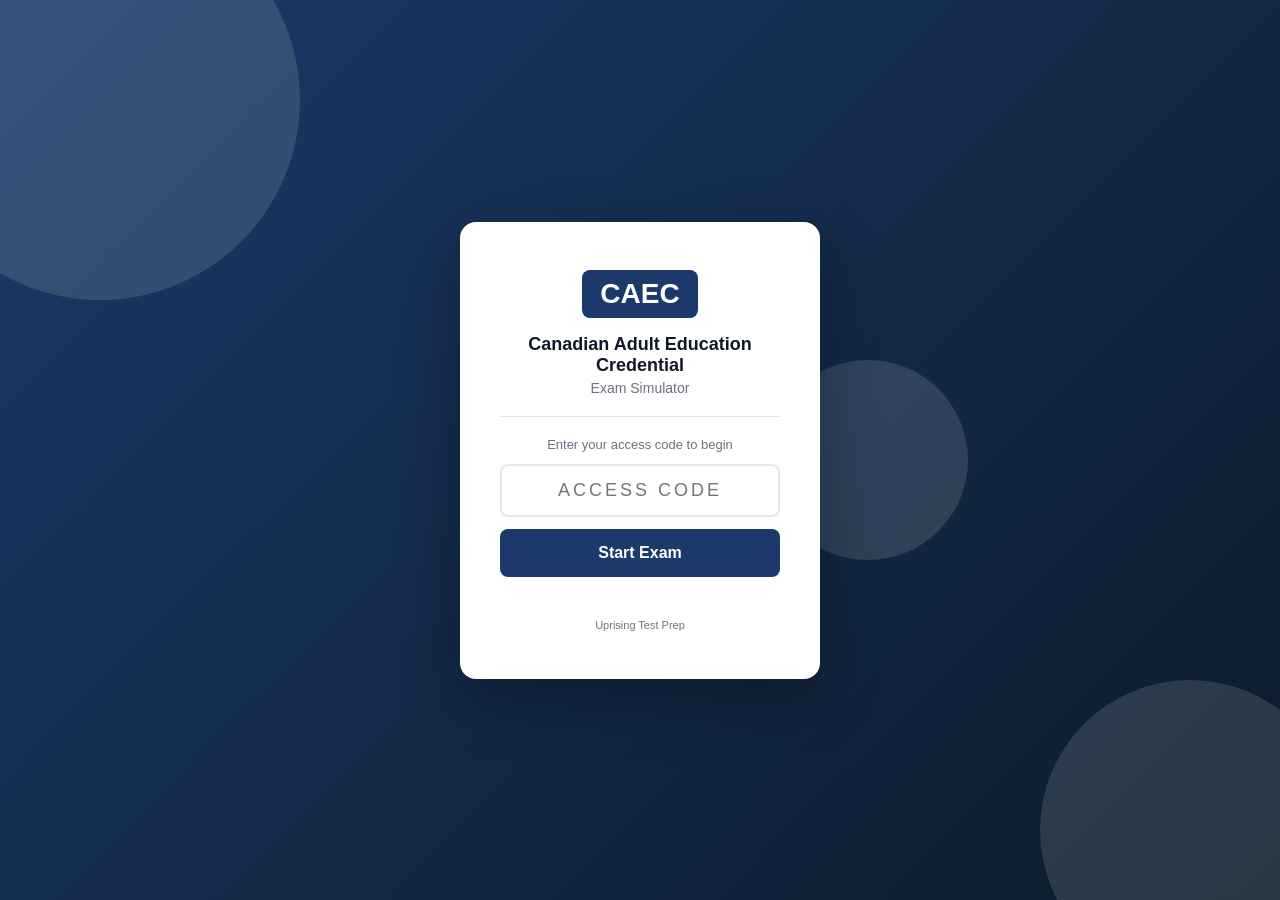
<file: index.html>
<!DOCTYPE html>
<html lang="en">
<head>
  <meta charset="UTF-8" />
  <meta name="viewport" content="width=device-width, initial-scale=1.0, viewport-fit=cover" />
  <meta name="apple-mobile-web-app-capable" content="yes" />
  <meta name="apple-mobile-web-app-status-bar-style" content="black-translucent" />
  <title>CAEC Exam Simulator</title>
  <link rel="stylesheet" href="style.css" />
</head>
<body>

<div id="access-gate">
  <div class="gate-bg-shapes">
    <div class="shape shape-1"></div>
    <div class="shape shape-2"></div>
    <div class="shape shape-3"></div>
  </div>
  <div class="gate-card">
    <div class="gate-logo">
      <div class="logo-badge">CAEC</div>
    </div>
    <h1 class="gate-title">Canadian Adult Education Credential</h1>
    <p class="gate-subtitle">Exam Simulator</p>
    <div class="gate-divider"></div>
    <p class="gate-instruction">Enter your access code to begin</p>
    <input type="text" id="access-code-input" class="gate-input"
           placeholder="Access Code" autocomplete="off"
           maxlength="20" spellcheck="false" />
    <button id="access-btn" class="gate-btn">Start Exam</button>
    <p id="access-error" class="gate-error"></p>
    <p class="gate-hint">Uprising Test Prep</p>
  </div>
</div>

<div id="app" style="display:none">
  <header class="top-bar">
    <div class="bar-left">
      <span class="bar-logo">CAEC</span>
      <span class="bar-title">Exam Simulator</span>
    </div>
    <div class="bar-right">
      <span class="bar-timer" id="timer-display">--:--</span>
      <button class="bar-btn" id="flag-btn">Flag</button>
      <button class="bar-btn bar-btn-primary" id="submit-btn">
        <span class="btn-full">Submit Exam</span>
        <span class="btn-short">Submit</span>
      </button>
    </div>
  </header>

  <div class="progress-strip">
    <div class="progress-bar" id="progress-bar"></div>
  </div>

  <main class="exam-main">
    <div class="question-panel">
      <div class="q-meta">
        <span id="q-counter"></span>
        <span id="q-domain" class="q-domain-tag"></span>
        <span id="q-flag-indicator" class="flag-chip" style="display:none">Flagged</span>
      </div>
      <div id="q-image-wrap" style="display:none; margin-bottom:14px;"></div>
      <p id="question-text" class="q-text"></p>
      <div id="options-list" class="options-list"></div>
      <div id="explanation-box" class="explanation-box" style="display:none">
        <div class="explanation-label">Explanation</div>
        <p id="explanation-text" class="explanation-text"></p>
      </div>
    </div>
    <div class="nav-bar">
      <button class="nav-btn" id="prev-btn">&#8592; Prev</button>
      <button class="nav-btn nav-btn-map" id="map-btn">Question Map</button>
      <button class="nav-btn nav-btn-next" id="next-btn">Next &#8594;</button>
    </div>
  </main>
</div>

<!-- Question Map Modal -->
<div id="map-modal" style="display:none">
  <div class="map-backdrop" id="map-backdrop"></div>
  <div class="map-panel">
    <div class="map-header">
      <span class="map-title">Question Map</span>
      <button id="map-close" class="map-close-btn">&#x2715; Close</button>
    </div>
    <div class="map-legend">
      <span class="leg-item"><span class="leg-swatch leg-answered"></span>Answered</span>
      <span class="leg-item"><span class="leg-swatch leg-flagged"></span>Flagged</span>
      <span class="leg-item"><span class="leg-swatch leg-unanswered"></span>Unanswered</span>
    </div>
    <div id="q-grid" class="q-grid"></div>
  </div>
</div>

<div id="results-screen" style="display:none">
  <div class="results-card">
    <div class="res-header">
      <div class="res-badge">CAEC</div>
      <h2 id="res-status" class="res-status"></h2>
      <p id="res-score" class="res-score"></p>
    </div>
    <div id="res-domains" class="res-domains"></div>
    <button id="res-review-btn" class="res-btn">Review Answers</button>
    <button id="res-restart-btn" class="res-btn res-btn-secondary">Restart</button>
  </div>
</div>

<script src="questions.js"></script>
<script src="app.js"></script>
</body>
</html>
</file>
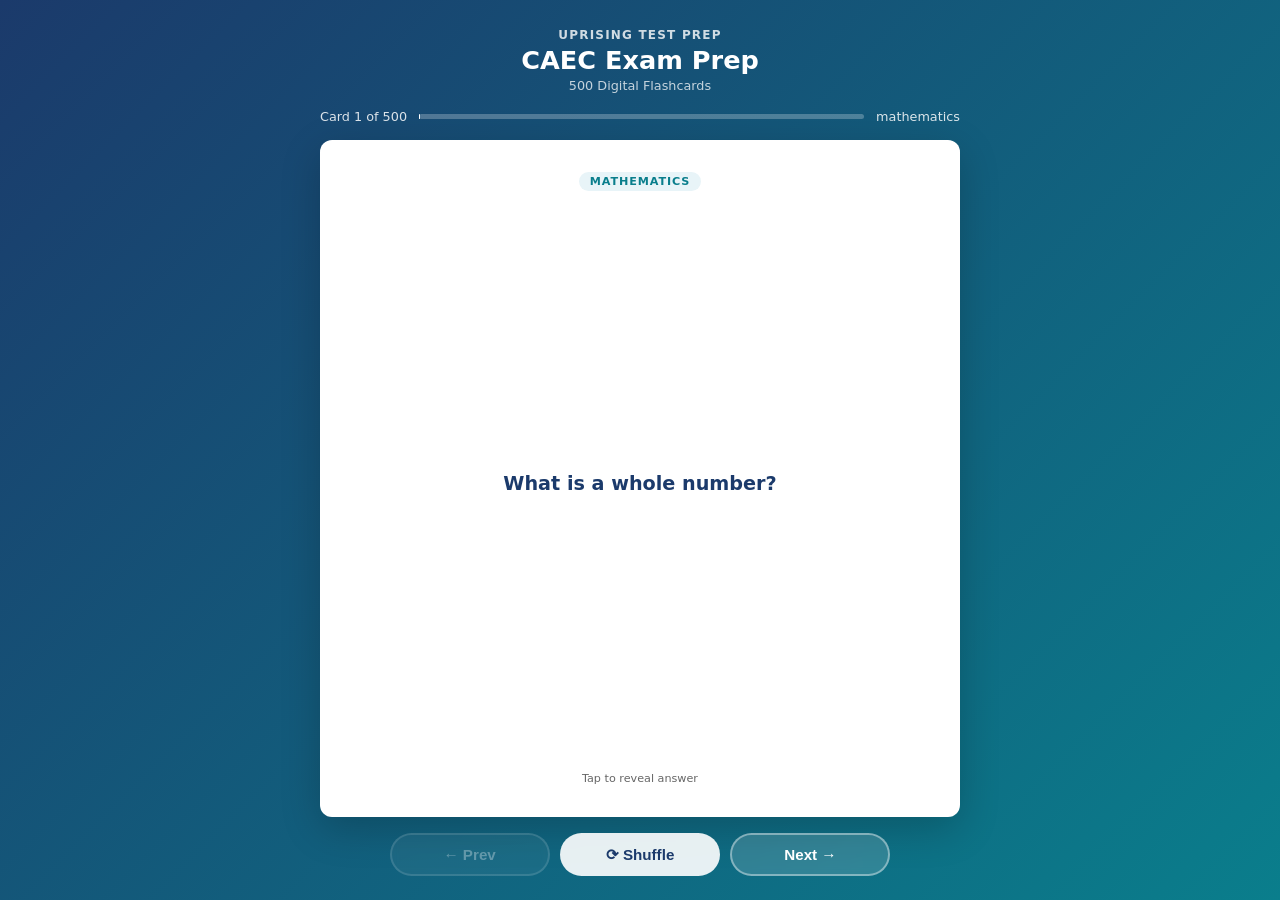
<file: flashcards/index.html>
<!DOCTYPE html>
<html lang="en">
<head>
  <meta charset="UTF-8">
  <meta name="viewport" content="width=device-width, initial-scale=1.0">
  <title>CAEC Exam Prep — Flashcards</title>
  <style>
    :root {
      --blue:   #1B3A6B;
      --teal:   #0A7E8C;
      --ltblue: #E8F4F8;
      --white:  #FFFFFF;
      --text:   #1A1A1A;
      --muted:  #666;
      --radius: 12px;
    }
    * { box-sizing: border-box; margin: 0; padding: 0; }
    html, body { height: 100%; }
    body {
      font-family: 'Segoe UI', system-ui, sans-serif;
      background: linear-gradient(135deg, var(--blue) 0%, var(--teal) 100%);
      min-height: 100dvh;
      display: flex;
      flex-direction: column;
      align-items: center;
      padding: 1.25rem 1rem 1rem;
      gap: 0.75rem;
      overflow-x: hidden;
    }
    header { text-align: center; color: #fff; flex-shrink: 0; }
    header .brand { font-size: 0.75rem; font-weight: 700; letter-spacing: 0.1em; opacity: 0.8; text-transform: uppercase; }
    header h1 { font-size: 1.3rem; font-weight: 800; margin-top: 0.2rem; }
    header .subtitle { font-size: 0.8rem; opacity: 0.75; margin-top: 0.15rem; }
    #progress-info {
      display: flex; align-items: center; gap: 0.75rem;
      color: rgba(255,255,255,0.85); font-size: 0.8rem;
      flex-shrink: 0; width: 100%; max-width: 640px;
    }
    #progress-bar-track {
      flex: 1; background: rgba(255,255,255,0.25);
      border-radius: 4px; height: 5px;
    }
    #progress-bar-fill { height: 100%; background: #fff; border-radius: 4px; transition: width 0.3s; }
    .card-scene {
      width: 100%; max-width: 640px;
      perspective: 1200px;
      cursor: pointer;
      flex: 1; min-height: 0;
      display: flex; flex-direction: column;
    }
    .card-inner {
      position: relative; width: 100%;
      flex: 1; min-height: 0;
      transition: transform 0.55s cubic-bezier(.4,0,.2,1);
      transform-style: preserve-3d;
    }
    .card-scene.flipped .card-inner { transform: rotateY(180deg); }
    .card-face {
      position: absolute; inset: 0;
      backface-visibility: hidden; -webkit-backface-visibility: hidden;
      border-radius: var(--radius);
      display: flex; flex-direction: column;
      padding: 1.5rem 1.75rem;
      box-shadow: 0 12px 40px rgba(0,0,0,0.2);
      overflow: hidden;
    }
    .card-front { background: var(--white); align-items: center; justify-content: center; }
    .card-back  { background: var(--ltblue); transform: rotateY(180deg); }
    .card-badge {
      font-size: 0.7rem; font-weight: 700; text-transform: uppercase;
      letter-spacing: 0.08em;
      background: var(--ltblue); color: var(--teal);
      padding: 0.2rem 0.65rem; border-radius: 20px;
      margin-bottom: 0.85rem; flex-shrink: 0;
    }
    .card-back .card-badge { background: rgba(10,126,140,0.12); }
    .card-front .q-text {
      font-size: 1.1rem; font-weight: 600; color: var(--blue); line-height: 1.55;
      text-align: center; overflow-y: auto; flex: 1;
      display: flex; align-items: center; justify-content: center;
      scrollbar-width: thin; scrollbar-color: rgba(27,58,107,0.3) transparent;
    }
    .card-back .a-label { font-size: 0.7rem; font-weight: 700; color: var(--teal); text-transform: uppercase; letter-spacing: 0.08em; margin-bottom: 0.4rem; flex-shrink: 0; }
    .card-back .a-text  {
      font-size: 0.975rem; color: var(--text); line-height: 1.65;
      overflow-y: auto; flex: 1; min-height: 0; padding-right: 4px;
      scrollbar-width: thin; scrollbar-color: rgba(10,126,140,0.4) transparent;
    }
    .card-back .a-text::-webkit-scrollbar { width: 4px; }
    .card-back .a-text::-webkit-scrollbar-track { background: transparent; }
    .card-back .a-text::-webkit-scrollbar-thumb { background: rgba(10,126,140,0.4); border-radius: 4px; }
    .tap-hint { flex-shrink: 0; margin-top: 0.6rem; font-size: 0.7rem; color: var(--muted); text-align: center; }
    .card-back .tap-hint { color: var(--teal); opacity: 0.7; }
    .controls {
      display: flex; gap: 0.65rem; flex-wrap: nowrap;
      justify-content: center; flex-shrink: 0;
      width: 100%; max-width: 640px;
      padding-bottom: env(safe-area-inset-bottom, 0px);
    }
    .btn {
      padding: 0.6rem 1.2rem; border-radius: 50px;
      border: 2px solid rgba(255,255,255,0.4);
      background: rgba(255,255,255,0.15); color: #fff;
      font-weight: 700; font-size: 0.875rem; cursor: pointer;
      transition: all 0.2s; backdrop-filter: blur(4px);
      white-space: nowrap; flex: 1; max-width: 160px;
    }
    .btn:hover { background: rgba(255,255,255,0.3); border-color: rgba(255,255,255,0.7); }
    .btn:active { transform: scale(0.96); }
    .btn:disabled { opacity: 0.35; cursor: not-allowed; }
    .btn.btn-primary { background: rgba(255,255,255,0.9); color: var(--blue); border-color: transparent; }
    .btn.btn-primary:hover { background: #fff; }
    #loading { color: rgba(255,255,255,0.8); font-size: 1rem; text-align: center; padding: 3rem; flex: 1; }
    @media (min-width: 768px) {
      body { padding: 1.75rem 1.5rem 1.5rem; gap: 1rem; }
      header h1 { font-size: 1.6rem; }
      .card-face { padding: 2rem 2.5rem; }
      .card-front .q-text { font-size: 1.2rem; }
      .card-back .a-text { font-size: 1.05rem; }
      .btn { font-size: 0.95rem; padding: 0.65rem 1.4rem; }
    }
    @media (max-width: 380px) {
      body { padding: 0.75rem; gap: 0.5rem; }
      header .brand { font-size: 0.65rem; }
      header h1 { font-size: 1.1rem; }
      header .subtitle { display: none; }
      .card-face { padding: 1rem 1.1rem; }
      .card-front .q-text { font-size: 0.975rem; }
      .card-back .a-text { font-size: 0.875rem; }
      .btn { font-size: 0.8rem; padding: 0.5rem 0.75rem; }
    }
  </style>
</head>
<body>
<header>
  <div class="brand">Uprising Test Prep</div>
  <h1>CAEC Exam Prep</h1>
  <div class="subtitle">500 Digital Flashcards</div>
</header>
<div id="progress-info">
  <span id="card-counter">Card 1 of 500</span>
  <div id="progress-bar-track"><div id="progress-bar-fill" style="width:0%"></div></div>
  <span id="domain-label"></span>
</div>
<div id="loading">Loading flashcards...</div>
<div class="card-scene" id="card-scene" style="display:none" onclick="flipCard()">
  <div class="card-inner" id="card-inner">
    <div class="card-face card-front">
      <div class="card-badge" id="front-badge"></div>
      <div class="q-text" id="q-text"></div>
      <div class="tap-hint">Tap to reveal answer</div>
    </div>
    <div class="card-face card-back">
      <div class="card-badge" id="back-badge">Answer</div>
      <div class="a-label">Answer</div>
      <div class="a-text" id="a-text"></div>
      <div class="tap-hint">Tap to flip back</div>
    </div>
  </div>
</div>
<div class="controls" id="controls" style="display:none">
  <button class="btn" id="prev-btn" onclick="event.stopPropagation();move(-1)" disabled>&#8592; Prev</button>
  <button class="btn btn-primary" onclick="event.stopPropagation();shuffleCards()">&#10227; Shuffle</button>
  <button class="btn" id="next-btn" onclick="event.stopPropagation();move(1)">Next &#8594;</button>
</div>
<script>
const DOMAIN_LABELS = {
  mathematics: "mathematics",
  reading: "reading",
  science: "science",
  social_studies: "social_studies",
};
let cards   = [];
let current = 0;
async function init() {
  try {
    const res = await fetch('flashcards.json');
    if (!res.ok) throw new Error('Network error');
    cards = await res.json();
    document.getElementById('loading').style.display    = 'none';
    document.getElementById('card-scene').style.display = 'flex';
    document.getElementById('controls').style.display   = 'flex';
    show();
  } catch (e) {
    document.getElementById('loading').textContent = 'Error loading flashcards. Please try refreshing.';
  }
}
function domainLabel(key) {
  return DOMAIN_LABELS[key] || key.replace(/_/g, ' ').replace(/\b\w/g, c => c.toUpperCase());
}
function show() {
  const c = cards[current];
  document.getElementById('card-scene').classList.remove('flipped');
  document.getElementById('a-text').scrollTop = 0;
  const label = domainLabel(c.domain || c.chapter || '');
  document.getElementById('q-text').textContent       = c.front;
  document.getElementById('a-text').textContent       = c.back;
  document.getElementById('front-badge').textContent  = label;
  document.getElementById('back-badge').textContent   = label;
  document.getElementById('card-counter').textContent = `Card ${current+1} of ${cards.length}`;
  document.getElementById('domain-label').textContent = label;
  document.getElementById('progress-bar-fill').style.width = `${((current+1)/cards.length*100).toFixed(1)}%`;
  document.getElementById('prev-btn').disabled = current === 0;
  document.getElementById('next-btn').disabled = current === cards.length - 1;
}
function flipCard() { document.getElementById('card-scene').classList.toggle('flipped'); }
function move(dir) {
  const next = current + dir;
  if (next < 0 || next >= cards.length) return;
  current = next; show();
}
function shuffleCards() {
  for (let i = cards.length - 1; i > 0; i--) {
    const j = Math.floor(Math.random() * (i+1));
    [cards[i], cards[j]] = [cards[j], cards[i]];
  }
  current = 0; show();
}
document.addEventListener('keydown', e => {
  if (e.key === 'ArrowRight' || e.key === 'ArrowDown') move(1);
  else if (e.key === 'ArrowLeft' || e.key === 'ArrowUp') move(-1);
  else if (e.key === ' ' || e.key === 'Enter') { e.preventDefault(); flipCard(); }
});
init();
</script>
</body>
</html>
</file>
<file: style.css>
/* CAEC Exam Simulator — Styles */
:root {
  --primary:   #1B3A6B;
  --pass:      #059669;
  --fail:      #DC2626;
  --bg:        #F3F4F8;
  --card:      #FFFFFF;
  --border:    #E2E8F0;
  --text:      #111827;
  --muted:     #6B7280;
  --radius:    10px;
}
*, *::before, *::after { box-sizing: border-box; margin: 0; padding: 0; }
body {
  font-family: -apple-system, BlinkMacSystemFont, "Segoe UI", sans-serif;
  background: var(--bg);
  color: var(--text);
  height: 100vh;
  height: 100dvh;
  overflow: hidden;
  -webkit-text-size-adjust: 100%;
}

/* ── Access Gate ─────────────────────────────────────────────────────────── */
#access-gate {
  display: flex;
  align-items: center;
  justify-content: center;
  height: 100vh;
  height: 100dvh;
  background: linear-gradient(135deg, var(--primary) 0%, #0d1b2a 100%);
  position: relative;
  overflow: hidden;
  padding: 20px;
  padding-top: max(20px, env(safe-area-inset-top));
  padding-bottom: max(20px, env(safe-area-inset-bottom));
}
.gate-bg-shapes { position: absolute; inset: 0; pointer-events: none; }
.shape { position: absolute; border-radius: 50%; opacity: .12; background: #fff; }
.shape-1 { width: 400px; height: 400px; top: -100px; left: -100px; }
.shape-2 { width: 300px; height: 300px; bottom: -80px; right: -60px; }
.shape-3 { width: 200px; height: 200px; top: 40%; left: 60%; }
.gate-card {
  background: #fff;
  border-radius: 16px;
  padding: 48px 40px;
  text-align: center;
  width: 100%;
  max-width: 360px;
  position: relative;
  z-index: 1;
  box-shadow: 0 20px 60px rgba(0,0,0,.3);
}
.logo-badge {
  display: inline-block;
  background: var(--primary);
  color: #fff;
  font-weight: 800;
  font-size: 28px;
  padding: 8px 18px;
  border-radius: 8px;
}
.gate-title { font-size: 18px; font-weight: 700; margin-top: 16px; color: var(--text); }
.gate-subtitle { color: var(--muted); font-size: 14px; margin-top: 4px; }
.gate-divider { height: 1px; background: var(--border); margin: 20px 0; }
.gate-instruction { font-size: 13px; color: var(--muted); margin-bottom: 12px; }
.gate-input {
  width: 100%;
  padding: 14px 16px;
  border: 2px solid var(--border);
  border-radius: 8px;
  font-size: 18px;
  text-align: center;
  text-transform: uppercase;
  letter-spacing: 3px;
  outline: none;
}
.gate-input:focus { border-color: var(--primary); }
.gate-btn {
  width: 100%;
  margin-top: 12px;
  padding: 15px;
  background: var(--primary);
  color: #fff;
  border: none;
  border-radius: 8px;
  font-size: 16px;
  font-weight: 600;
  cursor: pointer;
  -webkit-tap-highlight-color: transparent;
}
.gate-btn:hover { opacity: .9; }
.gate-error { color: var(--fail); font-size: 13px; margin-top: 8px; min-height: 18px; }
.gate-hint { color: var(--muted); font-size: 11px; margin-top: 16px; }

/* ── App shell ───────────────────────────────────────────────────────────── */
#app {
  display: flex;
  flex-direction: column;
  height: 100vh;
  height: 100dvh;
  padding-top: env(safe-area-inset-top);
}
.top-bar {
  display: flex;
  justify-content: space-between;
  align-items: center;
  background: var(--primary);
  color: #fff;
  padding: 0 20px;
  padding-left: max(20px, env(safe-area-inset-left));
  padding-right: max(20px, env(safe-area-inset-right));
  height: 52px;
  flex-shrink: 0;
  gap: 8px;
}
.bar-left { display: flex; align-items: center; gap: 8px; min-width: 0; }
.bar-logo { font-weight: 800; font-size: 18px; flex-shrink: 0; }
.bar-title { font-size: 14px; opacity: .8; white-space: nowrap; overflow: hidden; text-overflow: ellipsis; }
.bar-right { display: flex; align-items: center; gap: 8px; flex-shrink: 0; }
.bar-timer {
  font-variant-numeric: tabular-nums;
  font-size: 16px;
  font-weight: 600;
  min-width: 68px;
  text-align: right;
}
.bar-btn {
  padding: 7px 13px;
  background: rgba(255,255,255,.15);
  border: 1px solid rgba(255,255,255,.3);
  color: #fff;
  border-radius: 6px;
  cursor: pointer;
  font-size: 13px;
  white-space: nowrap;
  -webkit-tap-highlight-color: transparent;
  touch-action: manipulation;
}
.bar-btn:hover { background: rgba(255,255,255,.25); }
.bar-btn-primary {
  background: #fff;
  color: var(--primary);
  border-color: #fff;
  font-weight: 600;
}
.bar-btn-primary:hover { background: #f0f0f0; }
.btn-short { display: none; }
.btn-full  { display: inline; }

.progress-strip { height: 4px; background: rgba(0,0,0,.1); flex-shrink: 0; }
.progress-bar   { height: 100%; background: #4ade80; transition: width .3s; }

/* ── Main exam area ──────────────────────────────────────────────────────── */
.exam-main {
  flex: 1;
  overflow: hidden;
  display: flex;
  flex-direction: column;
  padding: 16px 20px 0;
  padding-left: max(16px, env(safe-area-inset-left));
  padding-right: max(16px, env(safe-area-inset-right));
  min-height: 0;
}
.question-panel { flex: 1; overflow-y: auto; padding-bottom: 12px; -webkit-overflow-scrolling: touch; }
.q-meta {
  display: flex;
  align-items: center;
  gap: 8px;
  margin-bottom: 12px;
  font-size: 13px;
  color: var(--muted);
  flex-wrap: wrap;
}
.q-domain-tag {
  background: var(--primary);
  color: #fff;
  padding: 2px 8px;
  border-radius: 4px;
  font-size: 11px;
  font-weight: 600;
}
.flag-chip {
  background: #FEF3C7;
  color: #92400E;
  padding: 2px 8px;
  border-radius: 4px;
  font-size: 11px;
  font-weight: 600;
}
.q-image {
  max-width: 100%;
  height: auto;
  border-radius: 6px;
  border: 1px solid var(--border);
  display: block;
  margin-bottom: 14px;
}
.q-text { font-size: 16px; line-height: 1.65; margin-bottom: 20px; }
.options-list { display: flex; flex-direction: column; gap: 10px; }
.option {
  display: flex;
  align-items: flex-start;
  gap: 12px;
  padding: 15px 16px;
  background: var(--card);
  border: 2px solid var(--border);
  border-radius: var(--radius);
  cursor: pointer;
  transition: .15s;
  -webkit-tap-highlight-color: transparent;
  touch-action: manipulation;
  min-height: 52px;
}
.option:hover  { border-color: var(--primary); background: #F8FAFF; }
.option.selected  { border-color: var(--primary); background: #EEF3FF; }
.option.correct   { border-color: #059669; background: #ECFDF5; }
.option.incorrect { border-color: #DC2626; background: #FEF2F2; }
.explanation-box {
  margin-top: 20px;
  padding: 16px 18px;
  background: #F0F9FF;
  border-left: 4px solid #2563EB;
  border-radius: 6px;
}
.explanation-label {
  font-size: 11px;
  font-weight: 700;
  text-transform: uppercase;
  letter-spacing: .06em;
  color: #2563EB;
  margin-bottom: 8px;
}
.explanation-text { font-size: 14.5px; line-height: 1.7; color: #1e293b; margin: 0; }
.opt-letter { font-weight: 700; font-size: 15px; color: var(--primary); min-width: 22px; padding-top: 1px; flex-shrink: 0; }
.opt-text   { font-size: 15px; line-height: 1.5; }

/* ── Nav bar ─────────────────────────────────────────────────────────────── */
.nav-bar {
  display: flex;
  align-items: center;
  gap: 8px;
  padding: 10px 0;
  padding-bottom: max(14px, env(safe-area-inset-bottom));
  flex-shrink: 0;
}
.nav-btn {
  flex: 1;
  padding: 13px 8px;
  background: var(--card);
  border: 1px solid var(--border);
  border-radius: 8px;
  cursor: pointer;
  font-size: 15px;
  font-weight: 500;
  text-align: center;
  -webkit-tap-highlight-color: transparent;
  touch-action: manipulation;
  min-height: 48px;
}
.nav-btn:hover      { background: #f0f0f0; }
.nav-btn-map {
  background: var(--bg);
  border-color: var(--primary);
  color: var(--primary);
  font-weight: 600;
}
.nav-btn-map:hover { background: #EEF3FF; }
.nav-btn-next {
  background: var(--primary);
  color: #fff;
  border-color: var(--primary);
}
.nav-btn-next:hover { opacity: .9; }

/* ── Question Map Modal ──────────────────────────────────────────────────── */
#map-modal {
  position: fixed;
  inset: 0;
  z-index: 1000;
  display: flex;
  flex-direction: column;
  justify-content: flex-end;
}
.map-backdrop { position: absolute; inset: 0; background: rgba(0,0,0,.5); }
.map-panel {
  position: relative;
  background: #fff;
  border-radius: 20px 20px 0 0;
  padding: 20px;
  padding-bottom: max(20px, env(safe-area-inset-bottom));
  max-height: 80vh;
  max-height: 80dvh;
  display: flex;
  flex-direction: column;
  box-shadow: 0 -4px 30px rgba(0,0,0,.2);
}
.map-header {
  display: flex;
  align-items: center;
  justify-content: space-between;
  margin-bottom: 12px;
  flex-shrink: 0;
}
.map-title { font-size: 17px; font-weight: 700; color: var(--text); }
.map-close-btn {
  padding: 8px 16px;
  background: var(--bg);
  border: 1px solid var(--border);
  border-radius: 8px;
  cursor: pointer;
  font-size: 14px;
  font-weight: 500;
  min-height: 40px;
  -webkit-tap-highlight-color: transparent;
  touch-action: manipulation;
}
.map-close-btn:hover { background: #e5e7eb; }
.map-legend { display: flex; gap: 16px; margin-bottom: 14px; flex-shrink: 0; flex-wrap: wrap; }
.leg-item { display: flex; align-items: center; gap: 6px; font-size: 13px; color: var(--muted); }
.leg-swatch {
  width: 16px;
  height: 16px;
  border-radius: 3px;
  border: 1px solid var(--border);
  background: var(--card);
  display: inline-block;
  flex-shrink: 0;
}
.leg-swatch.leg-answered  { background: var(--primary); border-color: var(--primary); }
.leg-swatch.leg-flagged   { background: #FEF3C7; border-color: #F59E0B; }
.leg-swatch.leg-unanswered { background: var(--card); }
.q-grid {
  display: flex;
  flex-wrap: wrap;
  gap: 6px;
  overflow-y: auto;
  flex: 1;
  padding-bottom: 8px;
  -webkit-overflow-scrolling: touch;
}
.grid-btn {
  width: 40px;
  height: 40px;
  border: 1px solid var(--border);
  border-radius: 6px;
  background: var(--card);
  font-size: 12px;
  cursor: pointer;
  font-weight: 500;
  -webkit-tap-highlight-color: transparent;
  touch-action: manipulation;
}
.grid-btn.answered { background: var(--primary); color: #fff; border-color: var(--primary); }
.grid-btn.flagged  { background: #FEF3C7; border-color: #F59E0B; }
.grid-btn.active   { outline: 3px solid var(--primary); outline-offset: 2px; }

/* ── Results ─────────────────────────────────────────────────────────────── */
#results-screen {
  display: flex;
  align-items: flex-start;
  justify-content: center;
  min-height: 100vh;
  min-height: 100dvh;
  background: var(--bg);
  overflow-y: auto;
  -webkit-overflow-scrolling: touch;
  padding: 20px 16px;
  padding-top: max(20px, env(safe-area-inset-top));
  padding-bottom: max(20px, env(safe-area-inset-bottom));
}
.results-card {
  background: var(--card);
  border-radius: 16px;
  padding: 40px;
  max-width: 480px;
  width: 100%;
  box-shadow: 0 8px 30px rgba(0,0,0,.1);
}
.res-header { text-align: center; margin-bottom: 24px; }
.res-badge {
  display: inline-block;
  background: var(--primary);
  color: #fff;
  font-weight: 800;
  font-size: 22px;
  padding: 6px 16px;
  border-radius: 8px;
}
.res-status { font-size: 36px; font-weight: 800; margin-top: 12px; }
.res-score  { font-size: 18px; color: var(--muted); margin-top: 4px; }
.res-domains { margin-bottom: 24px; display: flex; flex-direction: column; gap: 10px; }
.res-domain-row { display: flex; align-items: center; gap: 8px; font-size: 13px; }
.res-domain-name { width: 160px; font-weight: 500; flex-shrink: 0; }
.res-domain-bar-wrap { flex: 1; background: #E5E7EB; border-radius: 4px; height: 8px; overflow: hidden; }
.res-domain-bar { height: 100%; border-radius: 4px; transition: width .5s; }
.res-domain-pct { width: 36px; text-align: right; font-weight: 600; }
.res-btn {
  width: 100%;
  padding: 15px;
  background: var(--primary);
  color: #fff;
  border: none;
  border-radius: 8px;
  font-size: 15px;
  font-weight: 600;
  cursor: pointer;
  margin-bottom: 10px;
  min-height: 52px;
  -webkit-tap-highlight-color: transparent;
  touch-action: manipulation;
}
.res-btn:hover { opacity: .9; }
.res-btn-secondary {
  background: transparent;
  color: var(--primary);
  border: 2px solid var(--primary);
}
.res-btn-secondary:hover { background: var(--primary); color: #fff; }

/* ── Mobile breakpoint (phones ≤ 640px) ─────────────────────────────────── */
@media (max-width: 640px) {
  /* Gate card */
  .gate-card { padding: 32px 24px; }

  /* Top bar: hide long title text, swap Submit label */
  .bar-title  { display: none; }
  .btn-full   { display: none; }
  .btn-short  { display: inline; }
  .bar-right  { gap: 6px; }
  .bar-btn    { padding: 6px 10px; font-size: 12px; }
  .bar-timer  { font-size: 14px; min-width: 58px; }

  /* Exam main */
  .exam-main { padding: 12px 14px 0; }
  .q-text { font-size: 16px; }
  .opt-text { font-size: 15px; }

  /* Nav bar — bigger touch targets */
  .nav-btn { font-size: 14px; padding: 14px 6px; }

  /* Results */
  .results-card { padding: 28px 20px; }
  .res-domain-name { width: 110px; font-size: 12px; }
  .res-domain-pct  { font-size: 12px; }
  .res-status { font-size: 30px; }

  /* Map grid — slightly bigger buttons on phones */
  .grid-btn { width: 42px; height: 42px; }
}

/* ── Very small phones (≤ 380px) ────────────────────────────────────────── */
@media (max-width: 380px) {
  .bar-logo { font-size: 15px; }
  .bar-btn  { padding: 5px 8px; font-size: 11px; }
  .bar-timer { font-size: 13px; min-width: 52px; }
  .nav-btn  { font-size: 13px; }
  .grid-btn { width: 38px; height: 38px; font-size: 11px; }
}
</file>
